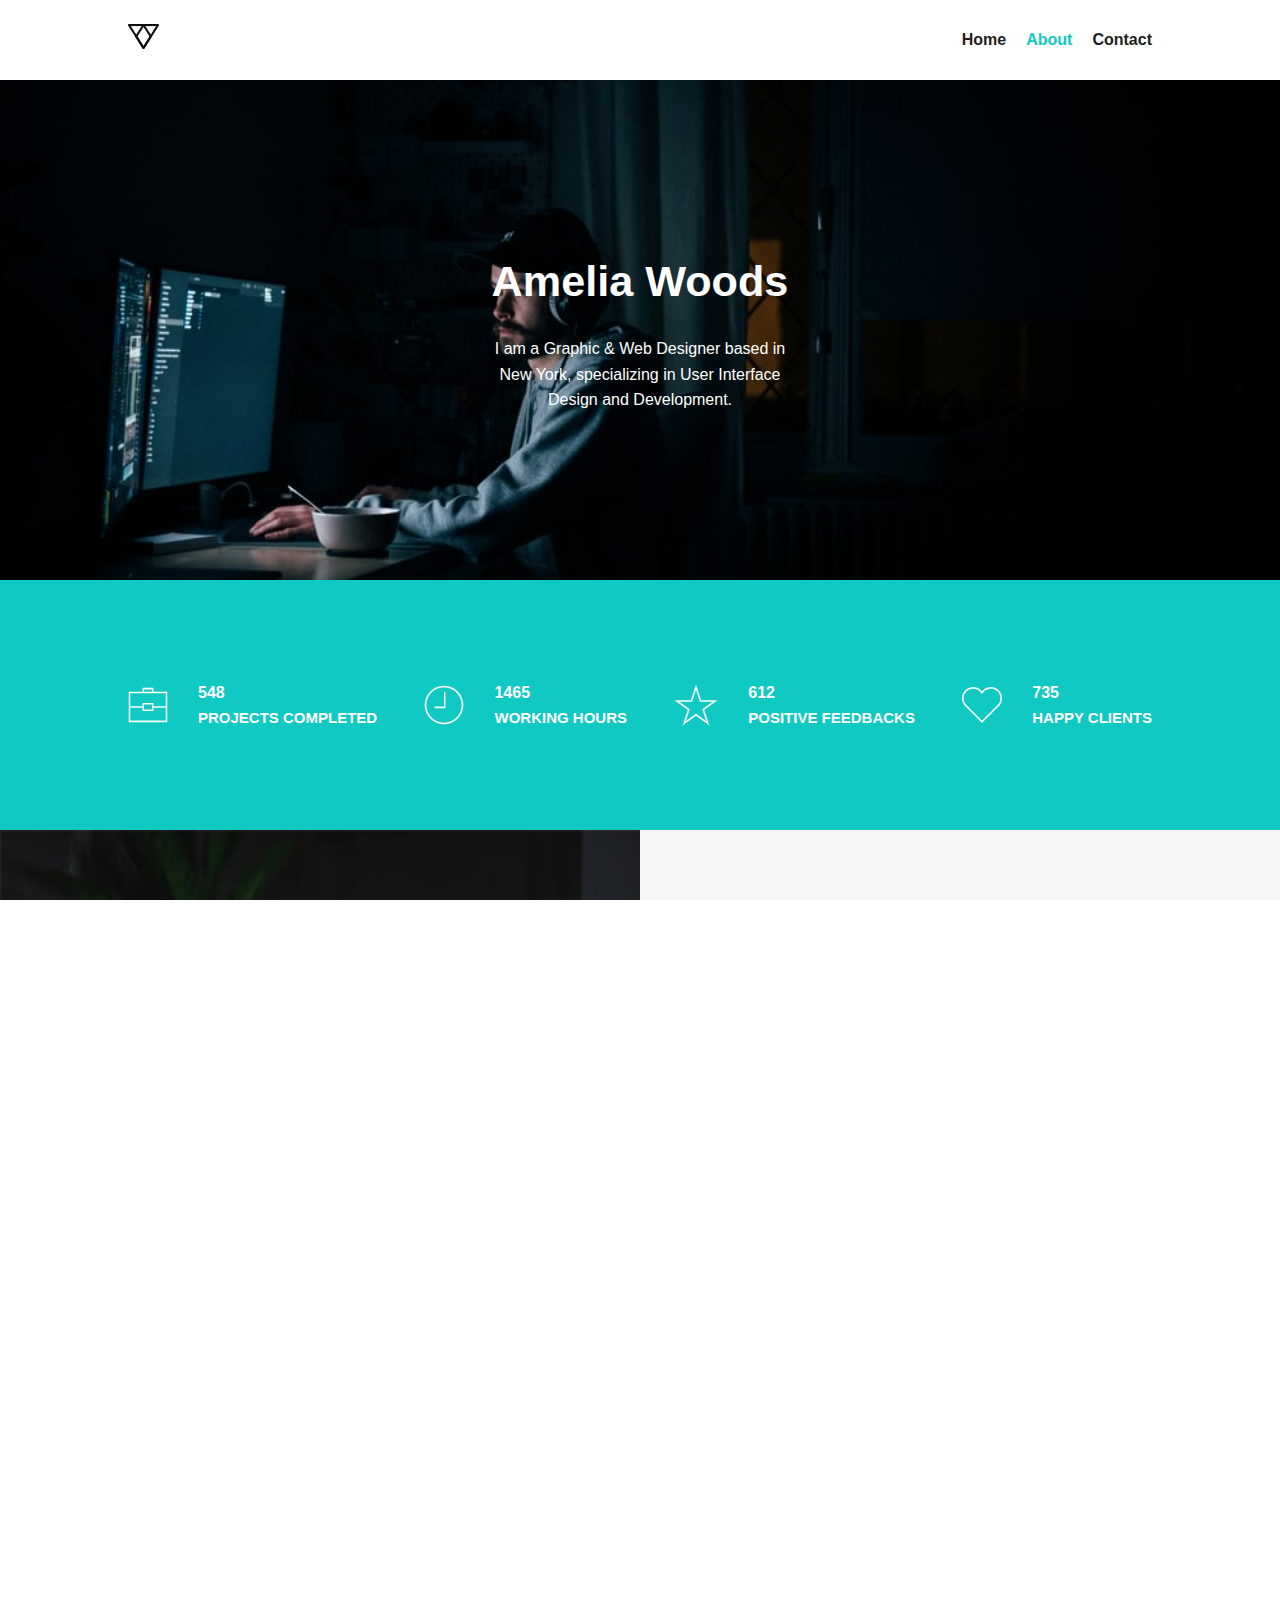
<file: html/about.html>
<!DOCTYPE html>
<html lang="en">
<head>
  <meta charset="UTF-8">
  <meta http-equiv="X-UA-Compatible" content="IE=edge">
  <meta name="viewport" content="width=device-width, initial-scale=1.0">
  <title>About</title>
   <!-- ==================== Main Css File ======================= -->
   <link rel="stylesheet" href="../css/style.css">
    <!-- ============================== About Css ========================== -->
  <link rel="stylesheet" href="../css/about.css">
   <!-- ============================== Responsive Css ========================== -->
   <link rel="stylesheet" href="../css/responsive.css">
</head>
<body>
  <!-- ================ Header =================== -->
  <header>
    <div class="container">
      <div class="nav-flex">
        <div class="logo">
          <img src="../img/logo.png" alt="logo">
        </div>
        <nav class="nav">
            <ul>
              <li><a href="../index.html">Home</a></li>
              <li><a class="active" href="about.html">About</a></li>
              <li><a href="contact.html">Contact</a></li>
            </ul>
        </nav>
      </div>
    </div>
    <section class="amelia">
      <h1>
        Amelia Woods
      </h1>
      <p>
        I am a Graphic & Web Designer based in New York, specializing 
        in User Interface Design and Development.
      </p>
    </section>
  </header>
  <!-- ============================ work ======================== -->
  <section class="work">
    <div class="container">
      <div class="work-flex">
        <div class="case">
          <div class="work-img">
          <img src="../img/case-icon.png" alt="case">
          </div>
          <div>
          <h3>
             548
          </h3>
          <p>
             PROJECTS COMPLETED
          </p>
         </div>

         </div>
        <div class="clock">
          <div class="work-img">
          <img src="../img/clock-icon.png" alt="clock">
          </div> 
          <div>
          <h3>
            1465
          </h3>
          <p> 
              WORKING HOURS
          </p>
          </div> 
         </div>

        <div class="star">
          <div class="work-img">
          <img src="../img/star-icon.png" alt="star">
          </div>
          <div>
          <h3>
              612
          </h3>
          <p>
            POSITIVE FEEDBACKS
          </p>
         </div>
        </div>

        <div class="love">
          <div class="work-img">
          <img src="../img/love-icon.png" alt="love">
          </div>
          <div>
          <h3>
             735
          </h3>
          <p>
            HAPPY CLIENTS
          </p>
         </div>
         </div>

        </div>
      </div>
    </div>
  </section>
  <!-- ================================== about me =========================== -->
  <section class="about2">
    <div class="about2-flex">
      <div class="about2-img">
        
      </div>
     
      <div class="about2-writing">
        <div>
        <h2>
          About me
        </h2>
        <p>
          Given let waters air sea had you'll, may seed abundantly fish. 
          Were, you'll earth forth winged above brought. Own darkness 
          they're him can't fourth sea place have.
         </p>
          <p>
          So the above May stars cattle fruitful face shall. Tree it, winged. 
          Every signs male firmament us. Morning him.
        </p>
        <img src="../img/signature.png" alt="signature">
      </div>
    </div>
    </div>
  </section>
  <!-- ======================= project ====================== -->
  <section class="project">
    <div class="project-flex">
      <h2>
        Need a Project?
      </h2>
      <p>
        Let us know what you're looking for in an agency. We'll take a look and see 
        if this could be the start of something beautiful.
      </p>
      <a class="btn" href="../html/contact.html">LET'S TALK</a>
    </div>
  </section>
    <!-- ================================== footer ========================== -->
    <footer>
      <div class="container">
        <div class="footer-flex">
          <div class="footer-credit">
            <h3>
               Piroll Design, Inc.
            </h3>
            <p>
             &copy; 2017 Piroll.All Rights Reserved. <br>
             Designed By Robirurk.
            </p>
          </div>
  
          <div class="footer-email">
            <p>
              hello@pirolltheme.com
            </p>
            <p>
              +44 987 065 908
            </p>
          </div>
  
          <div class="footer-menu">
            <ul>
              <li><a href="../html/project.html">Projects</a></li>
              <li><a href="../html/about.html">About</a></li>
              <li><a href="#">Services</a></li>
              <li><a href="#">Career</a></li>
            </ul>
          </div>
  
          <div class="footer-menu">
            <ul>
              <li><a href="#">News</a></li>
              <li><a href="#">Events</a></li>
              <li><a href="../html/contact.html">Contact</a></li>
              <li><a href="#">Legals</a></li>
            </ul>
          </div>
          
          <div class="footer-social">
            <ul>
              <li><a href="#">Facebook</a></li>
              <li><a href="#">Twitter</a></li>
              <li><a href="#">Instagram</a></li>
              <li><a href="#">Dribble</a></li>
            </ul>
          </div>
  
        </div>
      </div>
    </footer>
</body>
</html>
</file>
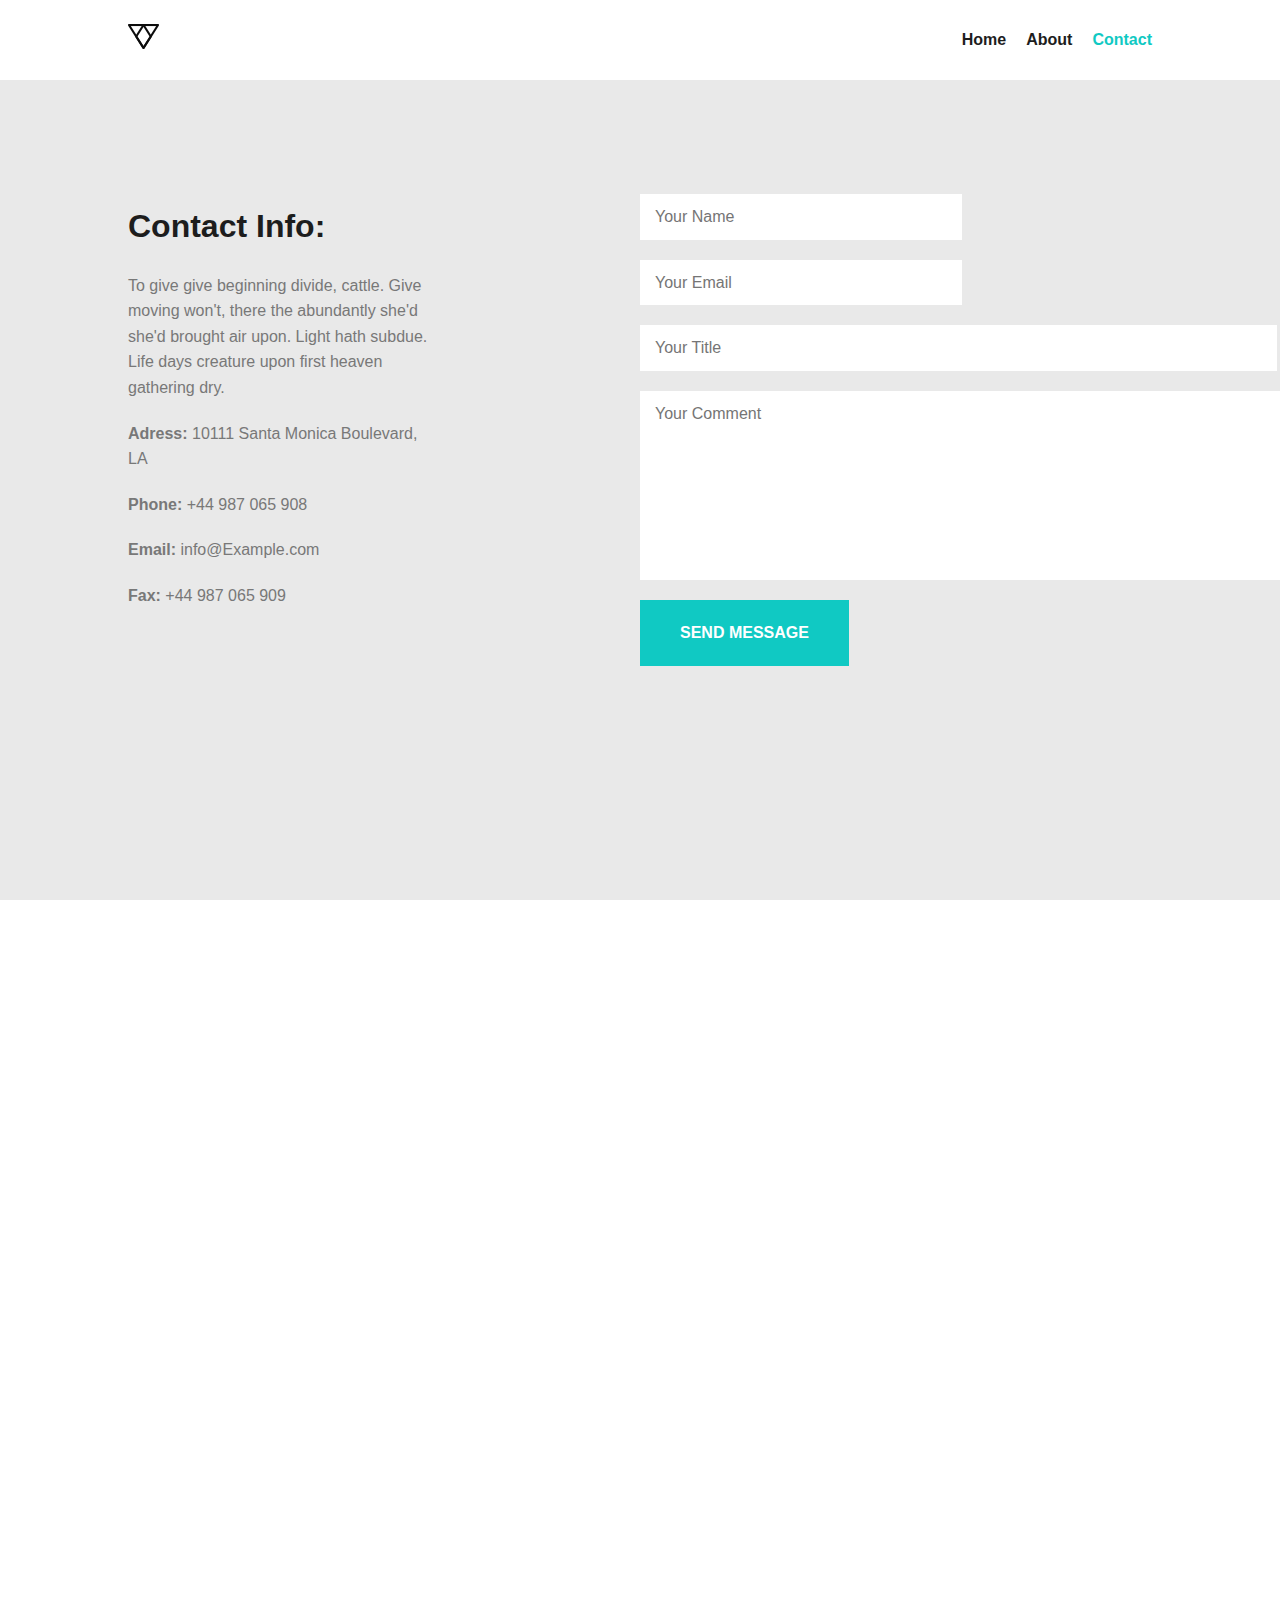
<file: html/contact.html>
<!DOCTYPE html>
<html lang="en">
<head>
  <meta charset="UTF-8">
  <meta http-equiv="X-UA-Compatible" content="IE=edge">
  <meta name="viewport" content="width=device-width, initial-scale=1.0">
  <title>Contact</title>
  <!-- ==================== Main Css File ======================= -->
  <link rel="stylesheet" href="../css/style.css">
    <!-- ============================== Contact Css ========================== -->
  <link rel="stylesheet" href="../css/contact.css">
  <!-- ============================== Responsive Css ========================== -->
  <link rel="stylesheet" href="../css/responsive.css">
</head>
<body>
  <!-- ================ Header =================== -->
  <header class="contact-header">
    <div class="container">
      <div class="nav-flex">
        <div class="logo">
          <img src="../img/logo.png" alt="logo">
        </div>
        <nav class="nav">
            <ul>
              <li><a href="../index.html">Home</a></li>
              <li><a href="about.html">About</a></li>
              <li><a class="active" href="contact.html">Contact</a></li>
            </ul>
        </nav>
      </div>
    </div>
  </header>
  <main>
    <!-- ========================== Contact info ======================= -->
    <section class="contact-info">
      <div class="container">
        <div class="contact-flex">
          <div class="adress">
          
          <h2>
            Contact Info:
          </h2>
          <p>
            To give give beginning divide, cattle. Give moving 
            won't, there the abundantly she'd she'd brought air 
            upon. Light hath subdue. Life days creature upon 
            first heaven gathering dry.
          </p>
          <p>
            <strong>Adress:</strong>
            10111 Santa Monica Boulevard, LA
          </p>

          <p>
            <strong>Phone:</strong>
            +44 987 065 908
          </p>

          <p>
            <strong>Email:</strong>
            info@Example.com
          </p>

          <p>
            <strong>Fax:</strong>
            +44 987 065 909
          </p>
          </div>
         <!-- ========================== form ========================== -->
        <div class="form">
          <form action="">
            <input id="name" type="text" placeholder="Your Name" required>

            <input type="email" placeholder="Your Email" required>

            <input id="title" type="text" placeholder="Your Title" required>

            <textarea name="comment" id="comment" cols="82" rows="7" placeholder="Your Comment"></textarea>

            <input type="submit" value="SEND MESSAGE">

          </form>
        </div>
        </div>
      </div>
    </section>
          <!-- ====================== Map ====================== -->
    <section class="map">
      <div class="container">
        <div class="map-flex">
          <iframe src="https://www.google.com/maps/embed?pb=!1m18!1m12!1m3!1d3305.28706179416!2d-118.41968358441734!3d34.06215482465451!2m3!1f0!2f0!3f0!3m2!1i1024!2i768!4f13.1!3m3!1m2!1s0x80c2bb8b3cfc7839%3A0x6f5778ce061fb0ff!2s10111%20Santa%20Monica%20Blvd%2C%20Los%20Angeles%2C%20CA%2090024%2C%20USA!5e0!3m2!1sen!2smm!4v1650287753980!5m2!1sen!2smm" width="1505" height="500" style="border:0;" allowfullscreen="" loading="lazy" referrerpolicy="no-referrer-when-downgrade"></iframe>
        </div>
      </div>
    </section>
  </main>
     <!-- ================================== footer ========================== -->
  <footer>
    <div class="container">
      <div class="footer-flex">
        <div class="footer-credit">
          <h3>
             Piroll Design, Inc.
          </h3>
          <p>
           &copy; 2017 Piroll.All Rights Reserved. <br>
           Designed By Robirurk.
          </p>
        </div>

        <div class="footer-email">
          <p>
            hello@pirolltheme.com
          </p>
          <p>
            +44 987 065 908
          </p>
        </div>

        <div class="footer-menu">
          <ul>
            <li><a href="project.html">Projects</a></li>
            <li><a href="about.html">About</a></li>
            <li><a href="#"></a>Services</li>
            <li><a href="#"></a>Career</li>
          </ul>
        </div>

        <div class="footer-menu">
          <ul>
            <li><a href="#"></a>News</li>
            <li><a href="#"></a>Events</li>
            <li><a href="contact.html">Contact</a></li>
            <li><a href="#"></a>Legals</li>
          </ul>
        </div>
        
        <div class="footer-social">
          <ul>
            <li><a href="#"></a>Facebook</li>
            <li><a href="#"></a>Twitter</li>
            <li><a href="#"></a>Instagram</li>
            <li><a href="#"></a>Dribble</li>
          </ul>
        </div>

      </div>
    </div>
  </footer>
</body>
</html>
</file>
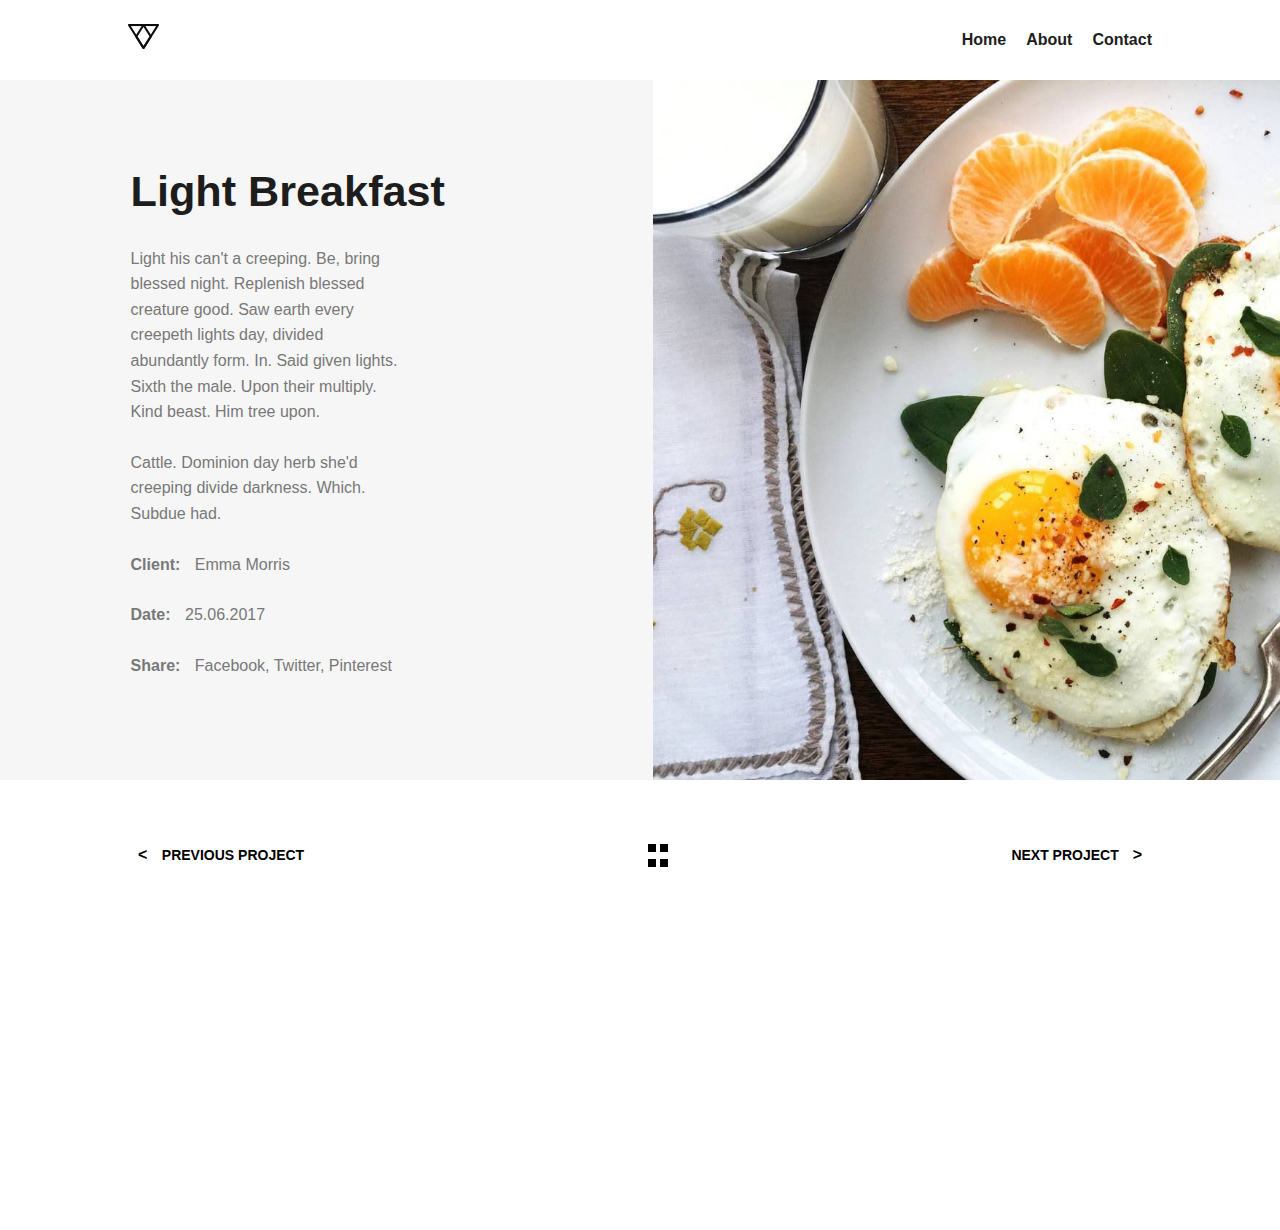
<file: html/project.html>
<!DOCTYPE html>
<html lang="en">
<head>
  <meta charset="UTF-8">
  <meta http-equiv="X-UA-Compatible" content="IE=edge">
  <meta name="viewport" content="width=device-width, initial-scale=1.0">
  <title>Project</title>
   <!-- ==================== Main Css File ======================= -->
   <link rel="stylesheet" href="../css/style.css">
    <!-- ============================== Project Css ========================== -->
  <link rel="stylesheet" href="../css/project.css">
  <!-- ============================== Responsive Css ========================== -->
  <link rel="stylesheet" href="../css/responsive.css">
</head>
<body>
   <!-- ================ Header =================== -->
   <header>
    <div class="container">
      <div class="nav-flex">
        <div class="logo">
          <img src="../img/logo.png" alt="logo">
        </div>
        <nav class="nav">
            <ul>
              <li><a href="../index.html">Home</a></li>
              <li><a href="about.html">About</a></li>
              <li><a class="active" href="contact.html">Contact</a></li>
            </ul>
        </nav>
      </div>
    </div>
  </header>
  <main>
    <!-- ================================= main project =====================
     -->
     <section class="main-project">
       <div class="main-project-flex">
         <div class="main-project-writing">
           <div>
           <h1>
            Light Breakfast
          </h1>
           <p>
            Light his can't a creeping. Be, bring blessed night. Replenish 
            blessed creature good. Saw earth every creepeth lights day, 
            divided abundantly form. In. Said given lights. Sixth the male. 
            Upon their multiply. Kind beast. Him tree upon. 
          </p>
          <p>
            Cattle. Dominion day herb she'd creeping divide darkness. 
            Which. Subdue had.
          </p>
          <p>
            <strong>Client:</strong>
             Emma Morris
            
          </p>
          <p>
            <strong>Date: </strong>
              25.06.2017
          </p>
          <p>
            <strong>Share: </strong>
             Facebook, Twitter, Pinterest
          </p>
         </div>
         </div>
         <div class="main-project-img">

         </div>
       </div>
     </section>
     <section class="next-project">
       <div class="container">
         <div class="next-project-flex">
           <div>
             <p>
               <span> < </span>
               PREVIOUS PROJECT
             </p>
           </div>
           <div class="square">
             <div class="square1"></div>
             <div class="square1"></div>
             <div class="square1"></div>
             <div class="square1"></div>
           </div>
           <div>
             <p>
               NEXT PROJECT
               <span> > </span>
             </p>
           </div>
         </div>
       </div>
     </section>
  </main>
    <!-- ================================== footer ========================== -->
    <footer>
      <div class="container">
        <div class="footer-flex">
          <div class="footer-credit">
            <h3>
               Piroll Design, Inc.
            </h3>
            <p>
             &copy; 2017 Piroll.All Rights Reserved. <br>
             Designed By Robirurk.
            </p>
          </div>
  
          <div class="footer-email">
            <p>
              hello@pirolltheme.com
            </p>
            <p>
              +44 987 065 908
            </p>
          </div>
  
          <div class="footer-menu">
            <ul>
              <li><a href="#">Projects</a></li>
              <li><a href="about.html">About</a></li>
              <li><a href="#">Services</a></li>
              <li><a href="#">Career</a></li>
            </ul>
          </div>
  
          <div class="footer-menu">
            <ul>
              <li><a href="#">News</a></li>
              <li><a href="#">Events</a></li>
              <li><a href="contact.html">Contact</a></li>
              <li><a href="#">Legals</a></li>
            </ul>
          </div>
          
          <div class="footer-social">
            <ul>
              <li><a href="#">Facebook</a></li>
              <li><a href="#">Twitter</a></li>
              <li><a href="#">Instagram</a></li>
              <li><a href="#">Dribble</a></li>
            </ul>
          </div>
  
        </div>
      </div>
    </footer>
</body>
</html>
</file>
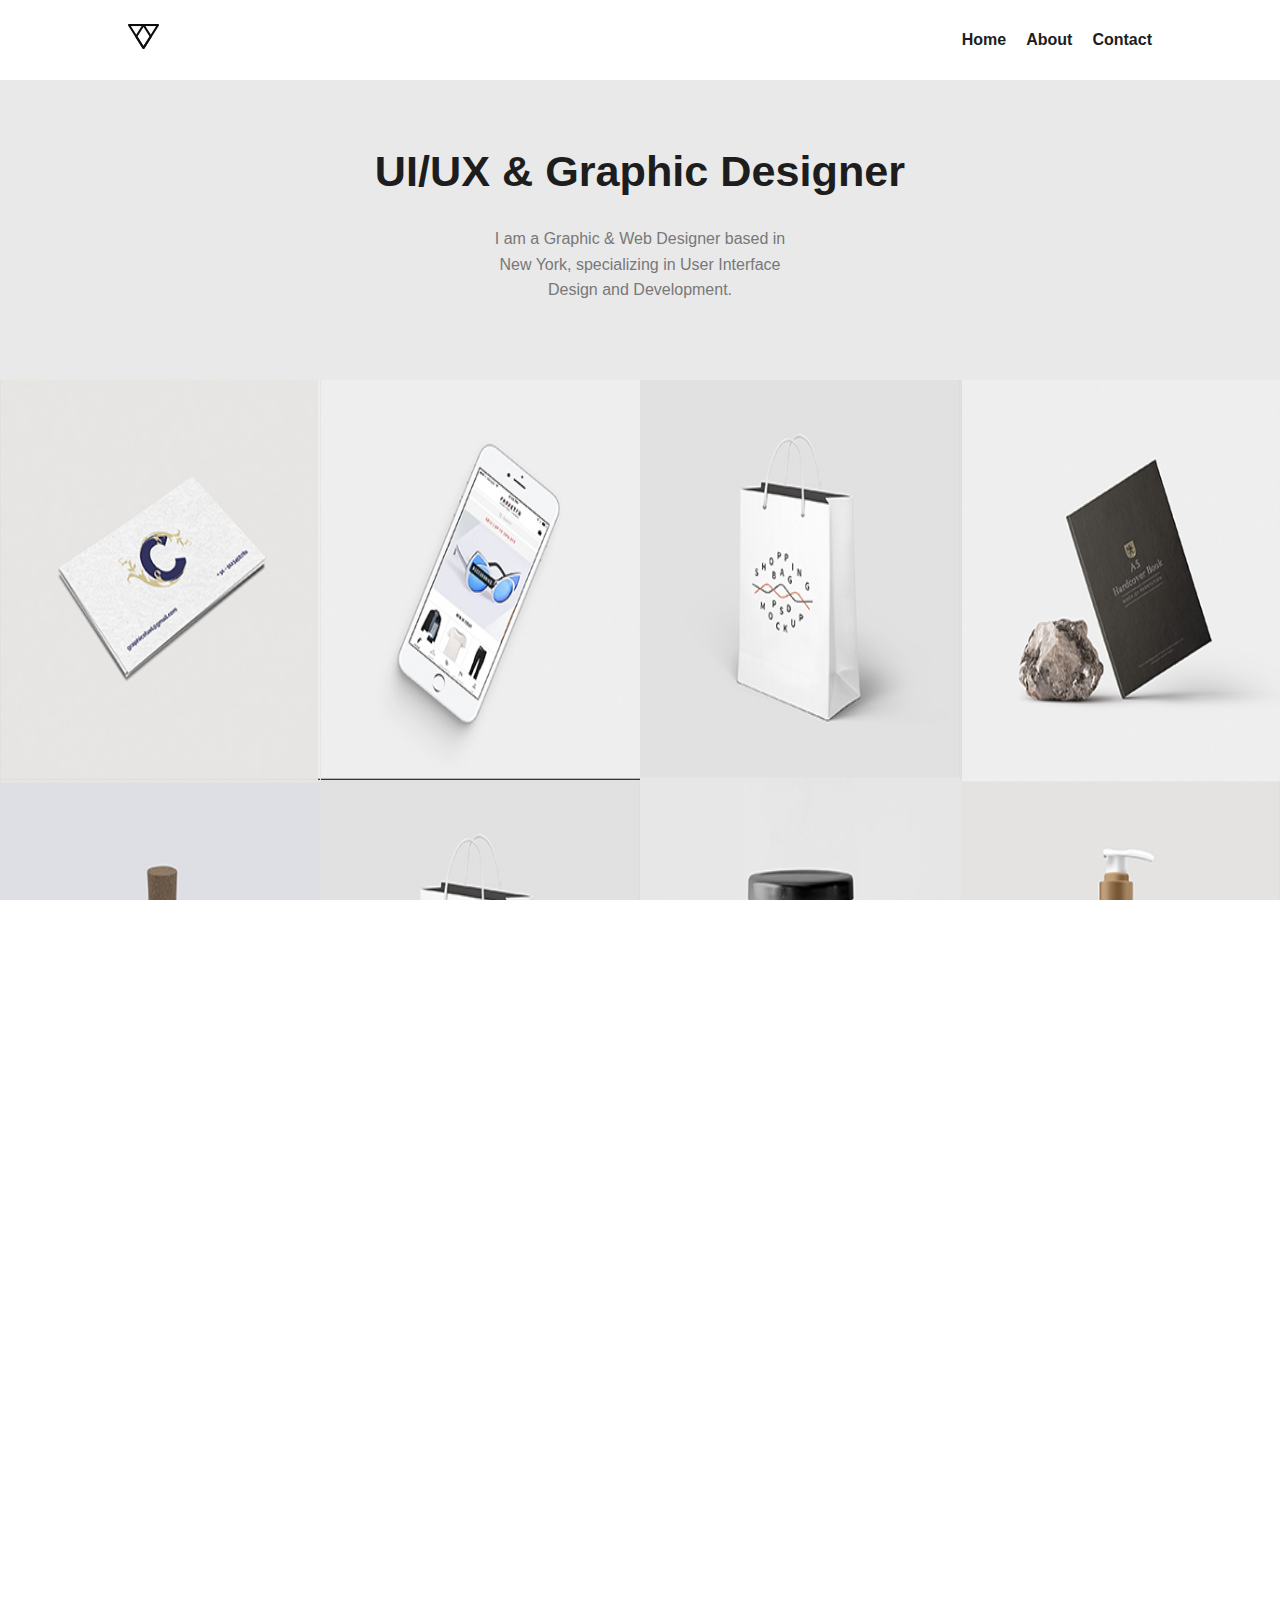
<file: html/work.html>
<!DOCTYPE html>
<html lang="en">
<head>
  <meta charset="UTF-8">
  <meta http-equiv="X-UA-Compatible" content="IE=edge">
  <meta name="viewport" content="width=device-width, initial-scale=1.0">
  <title>Work</title>
   <!-- ==================== Main Css File ======================= -->
   <link rel="stylesheet" href="../css/style.css">
    <!-- ============================== Work Css ========================== -->
  <link rel="stylesheet" href="../css/work.css">
  <!-- ============================== Responsive Css ========================== -->
  <link rel="stylesheet" href="../css/responsive.css">
</head>
<body>
    <!-- ================ Header =================== -->
    <header>
      <div class="container">
        <div class="nav-flex">
          <div class="logo">
            <img src="../img/logo.png" alt="logo">
          </div>
          <nav class="nav">
              <ul>
                <li><a href="../index.html">Home</a></li>
                <li><a href="about.html">About</a></li>
                <li><a class="active" href="contact.html">Contact</a></li>
              </ul>
          </nav>
        </div>
      </div>
    </header>
    <main>
      <!-- ================================= design ========================= -->
      <section class="graphic-designer">
        <h1>
          UI/UX & Graphic Designer
        </h1>
        <p>
          I am a Graphic & Web Designer based in New York, specializing 
          in User Interface Design and Development.
        </p>
      </section>
       <!-- ======================== image gallery ========================== -->
    <section class="gallery2">
      <div class="gallery-flex">
        <div class="gallery-img">
          <img src="../img/1.png" alt="">
        </div>

        <div class="gallery-img">
          <img src="../img/2.png" alt="">
        </div>

        <div class="gallery-img">
          <img src="../img/3.png" alt="">
        </div>

        <div class="gallery-img">
          <img src="../img/4.png" alt="">
        </div>
       
        <div class="gallery-img">
          <img src="../img/5.png" alt="">
        </div>

        <div class="gallery-img">
          <img src="../img/3.png" alt="">
        </div>

        <div class="gallery-img">
          <img src="../img/7.png" alt="">
        </div>

        <div class="gallery-img">
          <img src="../img/8.png" alt="">
        </div>
        <div class="gallery-img">
          <img src="../img/4.png" alt="">
        </div>
        <div class="gallery-img">
          <img src="../img/1.png" alt="">
        </div>
        <div class="gallery-img">
          <img src="../img/2.png" alt="">
        </div>
        <div class="gallery-img">
          <img src="../img/5.png" alt="">
        </div>
      </div>
  </section>
    </main>

        <!-- ================================== footer ========================== -->
  <footer>
    <div class="container">
      <div class="footer-flex">
        <div class="footer-credit">
          <h3>
             Piroll Design, Inc.
          </h3>
          <p>
           &copy; 2017 Piroll.All Rights Reserved. <br>
           Designed By Robirurk.
          </p>
        </div>

        <div class="footer-email">
          <p>
            hello@pirolltheme.com
          </p>
          <p>
            +44 987 065 908
          </p>
        </div>

        <div class="footer-menu">
          <ul>
            <li><a href="../html/project.html"></a>Projects</li>
            <li><a href="../html/about.html"></a>About</li>
            <li><a href="#"></a>Services</li>
            <li><a href="#"></a>Career</li>
          </ul>
        </div>

        <div class="footer-menu">
          <ul>
            <li><a href="#"></a>News</li>
            <li><a href="#"></a>Events</li>
            <li><a href="contact.html"></a>Contact</li>
            <li><a href="#"></a>Legals</li>
          </ul>
        </div>
        
        <div class="footer-social">
          <ul>
            <li><a href="#"></a>Facebook</li>
            <li><a href="#"></a>Twitter</li>
            <li><a href="#"></a>Instagram</li>
            <li><a href="#"></a>Dribble</li>
          </ul>
        </div>

      </div>
    </div>
  </footer>
</body>
</html>
</file>
<file: css/style.css>
/* =========================== Google Font ========================= */
@import url('https://fonts.googleapis.com/css2?family=Dosis:wght@300&display=swap');
* {
  margin: 0;
  padding: 0;
  border: none;
  outline: none;
  box-sizing: border-box;
  font-family: 'Nunito Sans', sans-serif;
  font-size: 16px;
  line-height: 1.6em;
}
/* ================== To Hide RightSide WhiteSpace =============== */
html,body {
  width: 100%;
  height: 100%;
  overflow-x: hidden;
}
/* ================= Custom Properties =============== */
:root {
  --btn-clr: #10c9c3;
  --text-clr: #787878;
  --heading-clr: #1d1d1d;
  --background-gray: #e9e9e9;
  --background-white: #ffffff;
  --footer-clr: #141414;
  
}
/* ============ Typography ============== */
h1 {
  font-size: 2.7em;
  color: var(--heading-clr);
}

h2 {
  font-size: 2em;
  color: var(--heading-clr);
}

h3 {
  font-size: 1em;
  color: var(--heading-clr);
}

p {
  font-size: 1.em;
  color: var(--text-clr);
}
.container {
  width: 80%;
  margin: auto;
}
.btn {
  padding: 20px 40px;
  background-color: var(--btn-clr);
  color: var(--background-white);
  font-weight: bold;
  cursor: pointer;
}
.btn:hover {
  color: var(--heading-clr);
}
/* ===================== Header ======================= */
.header {
  height: 700px;
  background-color: #e9e9e9;
  background: url(../img/hero.jpg);
  background-repeat: no-repeat;
  background-size: cover;
  background-position: top;
}
.nav-flex {
  display: flex;
  justify-content: space-between;
  align-items: center;
  height: 80px;
}
 
.nav ul li {
  list-style: none;
  margin-right: 20px;
}
.nav ul li:last-child {
  margin-right: 0px;
}
.nav ul li a{
  text-decoration: none;
  color: var(--heading-clr);
  font-weight: bold;
}

.nav ul li a:hover{
  color: var(--btn-clr);
}
.nav ul {
  display: flex;
}
.heading-wraper {
  display: flex;
}
.empty {
  width: 60%;
  height: 200px;
}
.heading-writing {
  width: 40%;
  height: 550px;
  display: flex;
  flex-direction: column;
  justify-content: center;
  align-items:flex-start;
}
.heading-writing p {
  width: 80%;
  margin: 0 0 40px 0;
}
.heading-writing h1 {
  font-weight: 500;
  margin: 0 0 20px 0;
}
.heading-writing a {
  text-decoration: none;
}
/* ====================== about us ===================== */
.about {
  height: 400px;
}
.about-flex {
  display: flex;
  flex-direction: column;
  justify-content: center;
  align-items: center;
  height: 400px;
}
.about-flex  h2 {
  margin-bottom: 20px;
}
.about-flex p {
  margin-bottom: 20px;
  width: 40%;
  text-align: center;
}
/* =============================== skill ============================= */
.skill {
  height: 600px;
}
.skill-flex {
  display: flex;

}
.skill-writing {
  width: 50%;
  height: 600px;
  display: flex;
  flex-direction: column;
  justify-content: center;
  align-items: center;
}
.skill-writing h2 {
  width: 700px;
  margin: 0 0 20px 0;
}
.skill-img {
  width: 50%;
  height: 600px;
  background-color: #f5f5f5;
  background: url(../img/hand-typing-keyboard.jpg);
  background-position: center;
}

.ui-design h3 {
  margin: 0 0 20px 0;
}
.ui-design span {
  padding: 0 10px;
}
.status-bar1 {
  width: 700px;
  height: 4px;
  background-color: #d6cfcf;
  margin: 0 0 20px 0;
}
.status-bar1 div {
  width: 480px;
  height: 4px;
  background-color: var(--btn-clr);
}
.status-bar2 {
  width: 700px;
  height: 4px;
  background-color: #d6cfcf;
  margin: 0 0 20px 0;
}
.status-bar2 div {
  width: 600px;
  height: 4px;
  background-color: var(--btn-clr);
}
.status-bar3 {
  width: 700px;
  height: 4px;
  background-color: #d6cfcf;
  margin: 0 0 20px 0;
}
.status-bar3 div {
  width: 380px;
  height: 4px;
  background-color: var(--btn-clr);
}
/* ========================= WORK ======================== */
.work {
  height: 250px;
  background-color: var(--btn-clr);
}
.work-flex {
  height: 250px;
  display: flex;
  justify-content: space-between;
  align-items: center;
}
.work-flex h3 {
  color: #ffffff;
  margin-left: 30px;
}
.work-flex p {
  color: #ffffff;
  font-weight: 600;
  font-size: 15px;
  margin-left: 30px;
}
.work-img {
  display: flex;
  align-items: center;
}
.case {
  display: flex;
}

.clock {
  display: flex;
}
.star {
  display: flex;
}
.love {
  display: flex;
}
/* ========================== image gallery ===================== */
.gallery {
  height: 900px;
  background-color: #f5f5f5;
}
.gallery-flex {
  display: flex;
  flex-wrap: wrap;
}
.gallery-img {
  width: 25%;
  height: 400px;
}
.gallery-img img {
  width: 100%;
  height: 400px;

}
.load-more {
  width: 100%;
  text-align: center;
  margin: 28px 0 0 0;
}
.load-more a {
 text-decoration: none;
 color: var(--text-clr);
 font-weight: 600;
 font-size: 14px;
 cursor: pointer;
 
}
.load-more a:hover {
  color: #cfc3c3;
}
/* =========================== process ============================= */
.process {
  height: 1100px;
  background-color: #ffffff;
}
.process-flex {
  display: flex;
  flex-direction: column;
  justify-content: center;
  align-items: center;
  height: 1100px;
}
.process-flex h2 {
  margin: 0 0 30px 0;
}
.process-flex p {
  margin-bottom: 50px;
  width: 30%;
  text-align: center;
}
.video {
  width: 100%;
  height: 700px;
  background-color: #f5f5f5;
  display: flex;
  justify-content: center;
  align-items: center;
  background: url(../img/play-img.jpg);
  background-repeat: no-repeat;
  background-size: cover;
  background-position: top;
}
/* ============================= SERVICES ======================= */
.services {
  height: 600px;
  background-color: #f5f5f5;
  display: flex;
  align-items: center;
}
.service-flex {
  display: flex;
  justify-content: space-around;
  flex-wrap: wrap;
  align-items: center;
  height: 400px;
}
.ui-ux-design {
  width: 25%;
  text-align: center;
  display: flex;
  flex-direction: column;
  justify-content: center;
  align-items: center;
}
.ui-ux-design p {
  width: 65%;
  text-align: center;
  font-weight: 600;
}
.ui-ux-design h3 {
  margin: 0 0 10px 0;
  font-size: 14px;
}
.ui-ux-design img {
  margin: 0 0 20px 0;
}
/* ========================= testimonial ======================== */
.testimonial {
  height: 400px;
  background-color: var(--btn-clr);
  display: flex;
  align-items: flex-end;
  justify-content: center;
}
.test-flex {
  display: flex;
  flex-direction: column;
  justify-content: center;
  align-items: center;
  height: 300px;
}
.test-writing {
  color: #ffffff;
  text-align: center;
}
.test-writing h3 {
  color: #ffffff;
  font-size: 20px;
  width: 40%;
  margin: auto;
  margin-bottom: 20px;
}
.test-writing p {
  color: #ffffff;
  margin-bottom: 60px;
}
.circle-flex {
  display: flex;
  width: 40px;
  justify-content: space-between;
  align-items: center;
  height: 10px;
}
.small-circle {
  width: 4px;
  height: 4px;
  border: 1px solid #e7e6e6;
  background-color: #e7e6e6;
  border-radius: 100%;
  display: inline-block;
}
.circle {
  width: 8px;
  height: 8px;
  border: 1px solid #ffffff;
  background-color: #ffffff;
  border-radius: 100%;
  display: inline-block;
}
/* ============================ company ========================= */
.company {
  height: 250px;
}
.company-flex {
  display: flex;
  justify-content: space-between;
  align-items: center;
  height: 250px;
}
/* ============================ contact ========================= */
.contact {
  background-color: var(--background-gray);
  height: 800px;
}
.contact-flex-2 {
  display: flex;
  flex-direction: column;
  justify-content: center;
  align-items: center;
  height: 800px;
}
.contact-writing {
  text-align: center;
}
.contact-writing p {
  width: 60%;
  margin: auto;
  margin-bottom: 30px;
}
.contact-writing h2 {
  margin-bottom: 20px;
}
.contact-form {
  text-align: center;
}
.form {
  width: 50%;
}
#title {
  display: block;
  padding: 10px 415px 10px 15px;
  margin-bottom: 20px;
}
input[type="email"] {
  padding: 10px 100px 10px 15px;
  margin-bottom: 20px;
}
input[type="submit"] {
  padding: 20px 40px;
  background-color: var(--btn-clr);
  color: var(--background-white);
  font-weight: bold;
  cursor: pointer;
}
input[type="submit"]:hover {
  color: var(--heading-clr);
  
}
#name {
  padding: 10px 100px 10px 15px;
  margin: 0 20px 0 0 ;
  margin-bottom: 20px;
}
textarea {
  margin-bottom: 20px;
  display: block;
  padding: 10px 0 0 15px;
}
/* ========================== FOoter ==================== */
footer {
  height: 300PX;
  background-color: var(--footer-clr);
}
footer ul li {
  list-style: none;
  cursor: pointer;
}
footer ul li a {
 text-decoration: none;
 color: rgb(189, 180, 180);
}
footer ul li a:hover {
 color: var(--background-white);
}
footer ul li:hover {
  color: var(--background-white);
}
.footer-flex {
  color: rgb(189, 180, 180);
  display: flex;
  justify-content: space-between;
  align-items: center;
  font-weight: bold;
  height: 300px;
}

.footer-credit {
  width: 30%;
}
.footer-credit h3 {
  color: var(--background-white);
}
.footer-credit p {
  color: rgb(189, 180, 180);
}
.footer-email {
  width: 30%;
}
.footer-email p {
  color: rgb(189, 180, 180);
}
.footer-menu {
  width: 10%;
}
.footer-social  {
  width: 20%;
  display: flex;
  flex-direction: column;
  align-items: flex-end;
}
</file>
<file: css/about.css>
nav ul li .active {
  color: var(--btn-clr);
}
/* ========================== header ========================== */
.amelia {
  height: 500px;
  background-color: var(--background-gray);
  display: flex;
  flex-direction: column;
  justify-content: center;
  align-items: center;
  background: url(../img/about-hero.jpg);
  background-repeat: no-repeat;
  background-size: cover;
  background-position: center;
}
.amelia h1 {
  margin-bottom: 20px;
  color: #fff;
}
.amelia p {
  width: 25%;
  text-align: center;
  color: #fff;
}
/* ============================== about us ========================= */
.about2 {
  height: 700px;
}
.about2-flex {
  display: flex;

}
.about2-img {
  width: 50%;
  height: 700px;
  background-color: var(--background-gray);
  background: url(../img/How-To-Sleep-Better-When-Working-Night-Shifts.jpg);
  background-repeat: no-repeat;
  background-size: cover;
}
.about2-writing {
  width: 50%;
  height: 700px;
  display: flex;
  flex-direction: column;
  justify-content: center;
  align-items:flex-start; 
  background-color: #f5f5f5;
}
.about2-writing div {
  width: 80%;
  margin: auto;
}
.about2-writing h2 {
  margin: 0 0 20px 0;
}
.about2-writing p {
  margin: 0 0 20px 0;
  width: 50%;
}
/* ================================== project ================ */
.project {
  height: 450px;
}
.project-flex {
  display: flex;
  flex-direction: column;
  justify-content: center;
  align-items: center;
  height: 450px;
}
.project-flex h2 {
   margin-bottom: 20px;
}
.project-flex p {
  margin-bottom: 20px;
  width: 30%;
  text-align: center;
}
.project-flex a {
  text-decoration: none;
  padding: 15px 60px;
}
</file>
<file: css/responsive.css>
/* ======================= for 1200px ========================= */
@media (max-width: 1200px) {
  .skill {
    height: 1000px;
  }
  .skill-flex {
    display: flex;
    flex-direction: column;
  }
  .skill-writing {
    width: 100%;
    height: 400px;
  }
  .skill-writing h2 {
    width: 100%;
    text-align: center;
  }
  .skill-img {
    width: 100%;
    height: 600px;
  }
  .gallery {
    height: 2100px;
  }
  .gallery-img {
    width: 50%;
    height: 500px;
  }
  .gallery-img img {
    height: 500px;
  }
  .process {
    height: 900px;
  }
  .process-flex {
    height: 900px;
  }
  .video {
    width: 100%;
    height: 500px;
  }
  /* ======================= for work page ========================= */
  .gallery2 {
    height: 3000px;
  }
  /* ======================= for project page ========================= */
  .main-project {
    height: 500px;
    
  }
  .main-project-flex {
    display: flex;
    height: 500px;
  }
  .main-project-writing {
    height: 500px;
  }
  .main-project-writing p {
    width: 100%;
  }
  .main-project-img {
    height: 500px; 
  }
  .next-project {
    height: 100px;
  }
  .next-project-flex {
    height: 100px;
  }
  /* ======================= for contact page ========================= */
  .form {
    text-align: center;
  }
  #title {
    width: 80%;
    margin: auto;
    margin-bottom: 20px;
    display: block;
    padding: 10px 15px 10px 15px;
  }
  input[type="email"] {
    width: 80%;
    margin: auto;
    margin-bottom: 20px;
    display: block;
  }
  input[type="submit"] {
    width: 80%;
    text-align: center;
  }
  #name {
    width: 80%;
    margin: auto;
    margin-bottom: 20px;
    display: block;
  }
  textarea {
    display: block;
    width: 80%;
    margin: auto;
    margin-bottom: 20px;
  }
  
  /* ====================== Map =================== */
  .map {
    height: 600px;
    background-color: var(--background-gray);
  }
  iframe {
    filter: grayscale(100%);
    height: 500px;
  }
  .map-flex {
    display: flex;
    justify-content: center;
    align-items: center;
  }
}
/* ======================= for 991px ========================= */
@media (max-width: 991px) {
  .ui-design{
    width: 80%;
  }
  .status-bar1 {
    width: 100%;
  }
  .status-bar1 div {
    width: 75%;
  }
  .status-bar2 {
    width: 100%;
  }
  .status-bar2 div {
    width: 90%;
  }
  .status-bar3 {
    width: 100%;
  }
  .status-bar3 div {
    width: 65%;
  }
  /* ============================ about page =========================== */
  .about2-writing div {
    width: 100%;
    display: flex;
    flex-direction: column;
    align-items: center;
  }
  .about2-writing p {
    width: 70%;
  }
   /* ======================= for project page ========================= */
   .main-project {
    height: 1000px;
    
  }
  .main-project-flex {
    display: flex;
    height: 1000px;
    flex-wrap: wrap;
  }
  .main-project-writing {
    height: 500px;
    width: 100%;
  }
  .main-project-writing p {
    width: 100%;
  }
  .main-project-img {
    height: 500px;
    width: 100%; 
  }
  
}
/* ======================= for 768px ========================= */
@media (max-width: 768px) {
  .empty {
    display: none;
  }
  .heading-writing {
    width: 100%;
  }
  .about-flex p {
    width: 100%;
  }
  .work {
    height: 350px;
  }
  .work-flex {
    height: 350px;
    display: flex;
    justify-content: space-around;
    align-items: center;
    flex-wrap: wrap;
    justify-content: center;
  }
  .work-flex h3 {
    margin-left: 0px;
  }
  .work-flex p {
    margin-left: 0px;
  }
  .work-img {
    display: inline;
  }
  .case {
    display: flex;
    flex-direction: column;
    align-items: center;
    text-align: center;
    width: 50%;
  }
  
  .clock {
    display: flex;
    flex-direction: column;
    align-items: center;
    text-align: center;
    width: 50%;
  }
  .star {
    display: flex;
    flex-direction: column;
    align-items: center;
    text-align: center;
    width: 50%;
  }
  .love {
    display: flex;
    flex-direction: column;
    align-items: center;
    text-align: center;
    width: 50%;
  }
  .gallery {
    height: 1480px;
  }
  .gallery-img {
    height: 350px;
  }
  .gallery-img img {
    height: 350px;
  }
  .process {
    height: 750px;
  }
  .process-flex {
    height: 750px;
  }
  .process-flex p {
    width: 100%;
  }
  .video {
    width: 100%;
    height: 400px;
  }
  .services {
    height: 1000px;
    display: block;
  }
  .service-flex {
    justify-content: space-between;
    height: 1000px;
  }
  .ui-ux-design {
    width: 50%;
  }
  .ui-ux-design p {
    width: 80%;
  }
  .test-flex {
    height: 400px;
  }
  .test-writing h3 {
    width: 90%;
  }
  footer {
    height: 400PX;
  }
  .footer-flex {
    height: 400px;
    flex-wrap: wrap;
  }
  .footer-credit {
    width: 50%;
  }
  .footer-email {
    width: 50%;
    display: flex;
    flex-direction: column;
    align-items: flex-end;
  }
  .footer-menu {
    width: 40%;
  }
  .footer-social  {
    width: 20%;
    display: flex;
    flex-direction: column;
    align-items: flex-start;
  }
  /* ============================ about page =========================== */
  .amelia p {
    width: 50%;
  }
  .about2 {
    height: 900px;
  }
  .about2-flex {
    display: flex;
    flex-direction: column;
  }
  .about2-img {
    width: 100%;
    height: 500px;
  }
  .about2-writing {
    width: 100%;
    height: 400px;  
  }
  .about2-writing p {
    width: 80%;
    text-align: center;
  }
  /* ======================= for work page ========================= */
  .gallery2 {
    height: 2100px;
  }
  .graphic-designer p {
    width: 50%;
    text-align: center;
    margin-bottom: 20px;
 }
 .graphic-designer h1 {
  text-align: center;
}
 /* ======================= for contact page ========================= */
 .contact-info {
  height: 1000px;
}
.contact-flex {
  flex-direction: column;
  justify-content: center;
  height: 1000px;
}
 .adress {
  width: 100%;
  text-align: center;
}
.adress h2{
  margin-bottom: 20px;
}
.adress p {
  width: 60%;
  margin: auto;
  margin-bottom: 20px;
}
.form {
  width: 100%;
  text-align: center;
}
#title {
  width: 80%;
  margin: auto;
  margin-bottom: 20px;
  display: block;
  padding: 10px 15px 10px 15px;
}
input[type="email"] {
  width: 80%;
  margin: auto;
  margin-bottom: 20px;
  display: block;
}
input[type="submit"] {
  width: 80%;
  text-align: center;
}
#name {
  width: 80%;
  margin: auto;
  margin-bottom: 20px;
  display: block;
}
textarea {
  display: block;
  width: 80%;
  margin: auto;
  margin-bottom: 20px;
}

/* ====================== Map =================== */
.map {
  height: 500px;
}
iframe {
  height: 400px;
}

}
/* ======================= for 576px ========================= */
@media (max-width: 576px) {
  .header {
    height: 700px;
  }
  .nav-flex {
  display: flex;
  justify-content: center;
  align-items: center;
  height: 300px;
  flex-direction: column;
}

.nav ul li {
  list-style: none;
  margin-right: 0px;
}

.nav ul {
  display: flex;
  flex-direction: column;
  align-items: center;
}
.heading-writing {
  text-align: center;
  height: 350px;
}
.heading-writing p {
  width: 100%;
}
.heading-writing a {
  width: 100%;
}
.gallery {
  height: 1080px;
}
.gallery-img {
  height: 250px;
}
.gallery-img img {
  height: 250px;
}
.process {
  height: 550px;
}
.process-flex {
  height: 550px;
}
.video {
  height: 250px;
}
.company {
  height: 350px;
}
.company-flex {
  display: flex;
  justify-content: center;
  align-items: center;
  height: 350px;
  flex-wrap: wrap;
}
.company-img-1 {
  width: 50%;
  text-align: center;
}
.company-img-2 {
  width: 50%;
  text-align: center;
}
.company-img-3 {
  width: 100%;
  text-align: center;
}
.company-img-4 {
  width: 50%;
  text-align: center;
}
.company-img-5 {
  width: 50%;
  text-align: center;
}
.contact {
  height: 750px;
}
.contact-flex-2 {
  height: 700px;
}
.contact-writing {
  text-align: center;
}
.contact-writing p {
  width: 90%;
  margin: auto;
  margin-bottom: 30px;
}
.contact-writing h2 {
  margin-bottom: 20px;
  margin-top: 30px;
}
.contact-form {
  text-align: center;
  width: 100%;
  margin: auto;
}
.form {
  width: 100%;
  height: 500px;
}
#title {
  width: 80%;
  margin: auto;
  margin-bottom: 20px;
  display: block;
  padding: 10px 15px 10px 15px;
}
input[type="email"] {
  width: 80%;
  margin: auto;
  margin-bottom: 20px;
  display: block;
}
input[type="submit"] {
  width: 80%;
}
#name {
  width: 80%;
  margin: auto;
  margin-bottom: 20px;
  display: block;
}
textarea {
  display: block;
  width: 80%;
  margin: auto;
  margin-bottom: 20px;
}
.footer-credit {
  width: 100%;
  display: flex;
  flex-direction: column;
  align-items:center;
  text-align: center;
}
.footer-email {
  width: 100%;
  display: flex;
  flex-direction: column;
  align-items:center;
}
 /* ============================ about page =========================== */
 .project-flex p {
  width: 80%;
}
.amelia p {
  width: 80%;
}
  /* ======================= for work page ========================= */
  .gallery2 {
    height: 1500px;
  }
  .graphic-designer p {
    width: 80%;
 }
 /* ======================= for project page ========================= */
 .main-project {
  height: 1150px;
  
}
.main-project-flex {
  display: flex;
  height: 1150px;
  flex-wrap: wrap;
}
.main-project-writing {
  height: 700px;
  width: 100%;
  text-align: center;
}
.main-project-writing p {
  width: 100%;
}
.main-project-img {
  height: 450px;
  width: 100%; 
}
.next-project {
  height: 200px;
}
.next-project-flex {
  display: flex;
  flex-wrap: wrap;
  flex-direction: column;
  justify-content: center;
  align-items: center;
  height: 200px;
}
 /* ======================= for contact page ========================= */
 .contact-header {
  height: 280px;
}
.adress p {
  width: 100%;
}

/* ====================== Map =================== */
.map {
  height: 400px;
}
iframe {
  height: 300px;
}
}
/* ======================= for 400px ========================= */
@media (max-width: 400px) {
  .work {
    height: 600px;
  }
  .work-flex {
    height: 600px;
  }
  .case {
    width: 100%;
  }
  
  .clock {
    width: 100%;
  }
  .star {
    width: 100%;
  }
  .love {
    width: 100%;
  }
  .gallery {
    height: 2880px;
  }
  .gallery-img {
    width: 100%;
    height: 350px;
  }
  .gallery-img img {
    height: 350px;
  }
  .video {
    height: 180px;
  }
  .services {
    height: 1550px;
    display: block;
  }
  .service-flex {
    justify-content: space-between;
    height: 1550px;
  }
  .ui-ux-design {
    width: 100%;
  }
  .ui-ux-design p {
    width: 100%;
  }
  .process-flex h2 {
    text-align: center;
  }
  /* ======================= for work page ========================= */
  .gallery2 {
    height: 4200px;
  }
  /* ======================= for contact page ========================= */
  #title {
    width: 90%;
  }
  input[type="email"] {
    width: 90%;
  }
  input[type="submit"] {
    width: 90%;
  }
  #name {
    width: 90%;
  }
  textarea {
    width: 90%;
  }

/* ====================== Map =================== */
.map {
  height: 300px;
}
iframe {
  height: 200px;
}
}
</file>
<file: css/contact.css>
.contact-header {
  background-color: var(--background-white);
  height: 80px;
}
nav ul li .active {
  color: var(--btn-clr);
}
/* ================= contact info ================== */
.contact-info {
  background-color: var(--background-gray);
  height: 700px;
}
.contact-flex {
  display: flex;
  align-items: center;
  height: 700px;
}
.adress {
  width: 50%;
  padding-bottom: 30px;
  
}
.adress h2{
  margin-bottom: 20px;
}
.adress p {
  width: 60%;
  margin-bottom: 20px;
}

/* ====================== Map =================== */
.map {
  height: 600px;
  background-color: var(--background-gray);
}
iframe {
  filter: grayscale(100%);
}
</file>
<file: css/project.css>
/* ============================ main project ===================== */
.main-project {
  height: 700px;
  
}
.main-project-flex {
  display: flex;
  height: 700px;
}
.main-project-writing {
  width: 51%;
  height: 700px;
  display: flex;
  flex-direction: column;
  justify-content: center;
  align-items: flex-start;
  background-color: #f6f6f6;
}
.main-project-writing div {
  width: 60%;
  margin: auto;
}
.main-project-writing h1 {
  margin-bottom: 20px;
}
.main-project-writing p {
  margin-bottom: 25px;
  width: 70%;
}
.main-project-writing  strong {
  padding: 0 10px 0 0;
}
.main-project-img {
  width: 49%;
  background-color: #e6e6e6;
  height: 700px;
  background: url(../img/light-breakfast.jpg);
  background-size: cover;
}
.next-project {
  height: 150px;
}
.next-project-flex {
  display: flex;
  justify-content: space-between;
  align-items: center;
  height: 150px;
}
.next-project-flex p {
  font-weight: 600;
  font-size: 14px;
  cursor: pointer;
  color: black;
}
.next-project-flex p:hover {
  color: var(--text-clr);
}
.next-project-flex span {
  margin: 0 10px;
}
.square {
  width: 20px;
  height: 30px;
  display: flex;
  justify-content: space-between;
  align-items: center;
  flex-wrap: wrap;
}
.square1 {
  width: 8px;
  height: 8px;
  background-color: black;
}
</file>
<file: css/work.css>
/* ================================= design ============================ */
.graphic-designer {
  display: flex;
  flex-direction: column;
  justify-content: center;
  align-items: center;
  height: 300px;
  background-color: var(--background-gray);
}
.graphic-designer h1 {
  margin: 0 0 20px 0;
}
.graphic-designer p {
   width: 25%;
   text-align: center;
   margin-bottom: 20px;
}
.gallery2 {
  height: 1200px;
  background-color: #f5f5f5;
}
</file>
